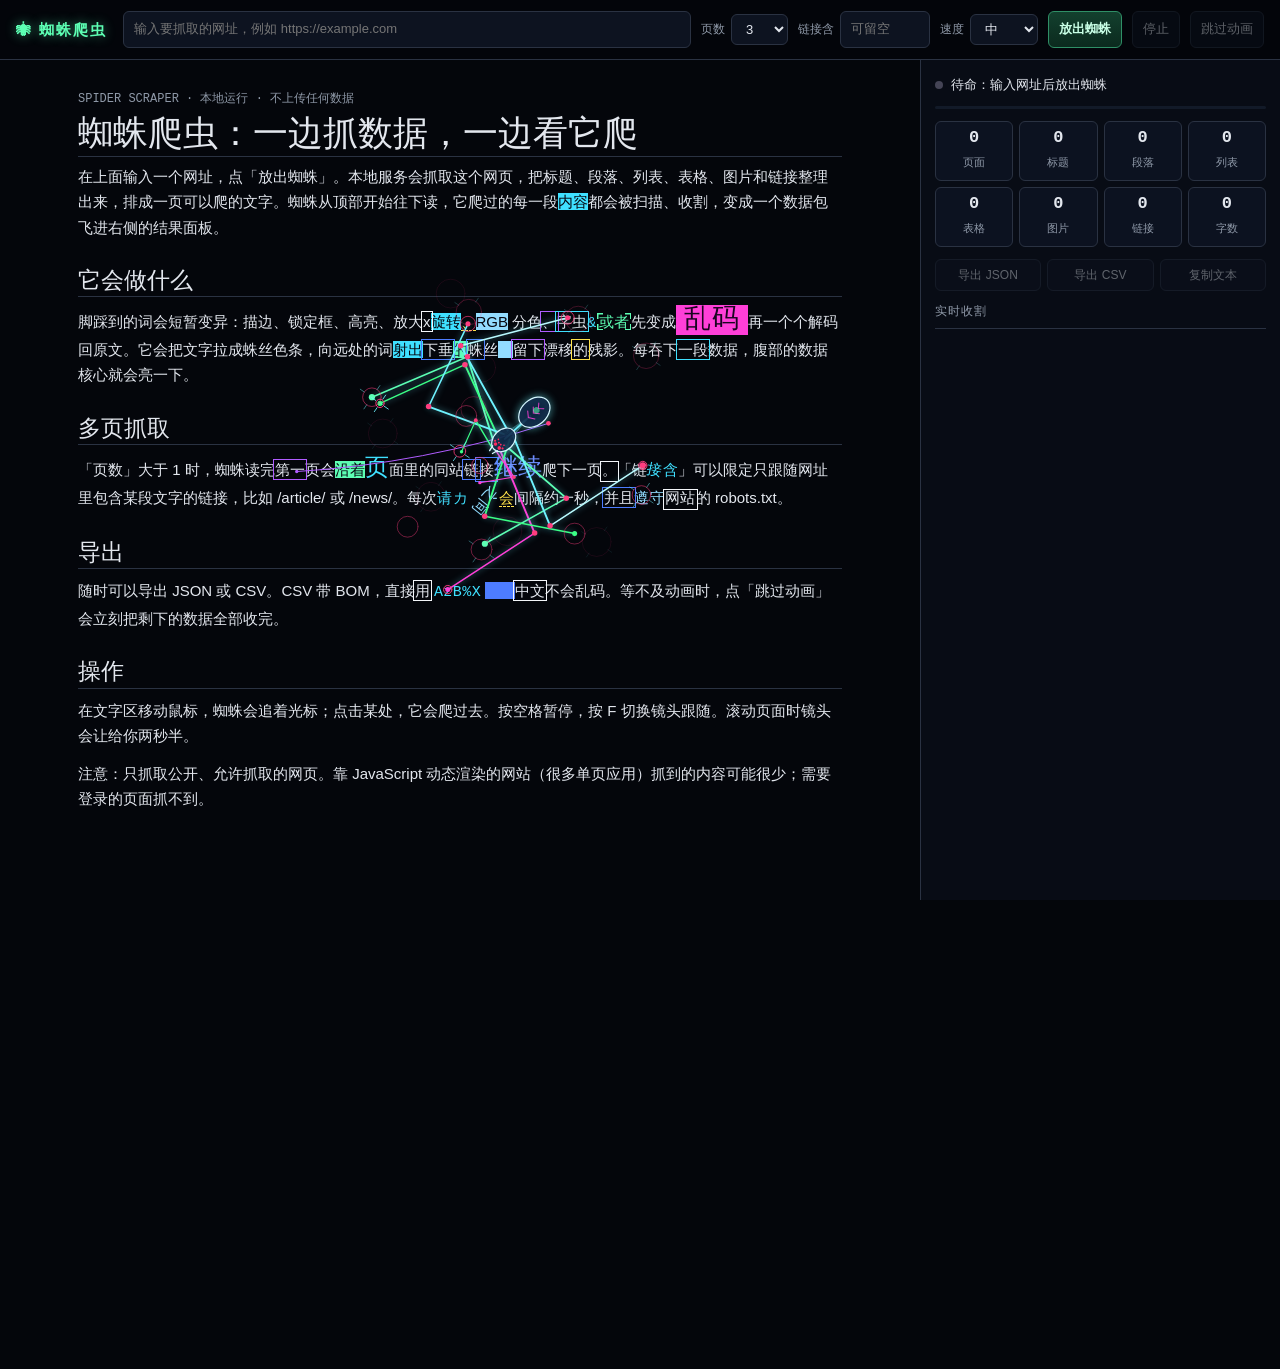
<file: spider-scraper/index.html>
<!doctype html>
<html lang="zh-CN">
<head>
  <meta charset="utf-8">
  <meta name="viewport" content="width=device-width, initial-scale=1">
  <title>蜘蛛爬虫</title>
  <link rel="stylesheet" href="style.css">
</head>
<body>
  <header id="bar">
    <div class="logo">🕷 蜘蛛爬虫</div>
    <form id="form" autocomplete="off">
      <input id="url" type="text" placeholder="输入要抓取的网址，例如 https://example.com" required>
      <div class="ctrls">
      <label title="最多抓取多少个页面（第一页之后会沿着页面里的链接继续爬）">页数
        <select id="pages">
          <option value="1">1</option><option value="3" selected>3</option><option value="5">5</option>
          <option value="10">10</option><option value="20">20</option>
        </select>
      </label>
      <label title="只跟随网址里包含这段文字的链接，留空则不限">链接含
        <input id="filter" type="text" placeholder="可留空">
      </label>
      <label title="蜘蛛爬行速度">速度
        <select id="speed">
          <option value="0.7">慢</option><option value="1" selected>中</option><option value="1.8">快</option><option value="3">极快</option>
        </select>
      </label>
      <button id="go" type="submit">放出蜘蛛</button>
      <button id="stop" type="button" disabled>停止</button>
      <button id="skip" type="button" disabled title="立刻收完所有数据，不等蜘蛛爬完">跳过动画</button>
      </div>
    </form>
  </header>

  <main id="content"></main>

  <aside id="panel">
    <div class="p-status"><span id="dot"></span><span id="status">待命：输入网址后放出蜘蛛</span></div>
    <div class="p-progress"><div id="prog"></div></div>
    <div class="stats" id="stats"></div>
    <div class="p-actions">
      <button id="exJson" disabled>导出 JSON</button>
      <button id="exCsv" disabled>导出 CSV</button>
      <button id="copy" disabled>复制文本</button>
    </div>
    <div class="feed-title">实时收割 <span id="feedNote"></span></div>
    <ol id="feed"></ol>
  </aside>

  <div id="fx"></div>
  <canvas id="legs"></canvas>
  <div id="toast"></div>

  <script src="spider.js"></script>
  <script src="app.js"></script>
</body>
</html>
</file>
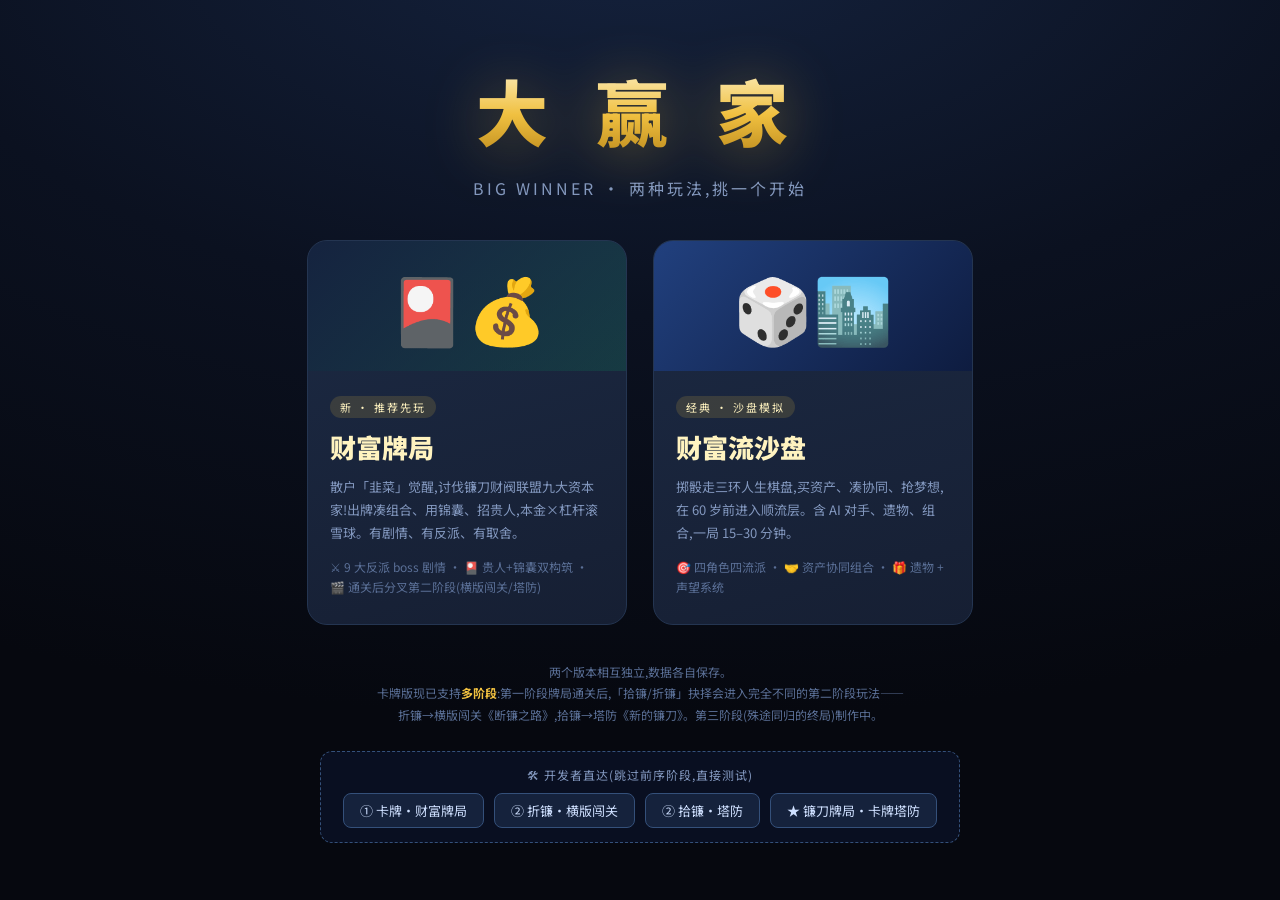
<file: 开始.html>
<!DOCTYPE html>
<html lang="zh-CN">
<head>
<meta charset="UTF-8">
<meta name="viewport" content="width=device-width, initial-scale=1.0">
<title>大赢家 · 选择版本</title>
<style>
@import url('https://fonts.googleapis.com/css2?family=Noto+Sans+SC:wght@500;700;900&display=swap');
*{box-sizing:border-box;margin:0;padding:0}
body{font-family:'Noto Sans SC',system-ui,sans-serif;min-height:100vh;display:flex;flex-direction:column;
  align-items:center;justify-content:center;padding:30px;color:#e8eefc;
  background:radial-gradient(120% 90% at 50% -10%,#15233f,#0b1120 50%,#06080f);}
.logo{font-size:72px;font-weight:900;letter-spacing:16px;text-align:center;
  background:linear-gradient(180deg,#fff7d8,#f0c040 55%,#b8861a);-webkit-background-clip:text;background-clip:text;color:transparent;
  filter:drop-shadow(0 6px 30px rgba(240,192,64,.4))}
.sub{color:#8398bf;letter-spacing:3px;margin:14px 0 40px;text-align:center}
.cards{display:flex;gap:26px;flex-wrap:wrap;justify-content:center}
.vcard{width:320px;border-radius:20px;overflow:hidden;cursor:pointer;text-decoration:none;color:inherit;
  background:linear-gradient(165deg,#1c2a44,#161f33);border:1.5px solid #243551;
  transition:transform .2s cubic-bezier(.2,.8,.3,1),box-shadow .2s,border-color .2s}
.vcard:hover{transform:translateY(-10px);border-color:#f0c040;box-shadow:0 22px 50px rgba(0,0,0,.5),0 0 30px rgba(240,192,64,.25)}
.vc-banner{height:130px;display:flex;align-items:center;justify-content:center;font-size:64px;position:relative;overflow:hidden}
.vc-banner.dice{background:linear-gradient(135deg,#21407e,#0e1c40)}
.vc-banner.card{background:linear-gradient(135deg,#15233f,#0a8f5a33)}
.vc-body{padding:22px 22px 26px}
.vc-tag{display:inline-block;font-size:11px;letter-spacing:2px;padding:3px 10px;border-radius:999px;
  background:rgba(240,192,64,.15);color:#fff3c0;margin-bottom:10px}
.vc-name{font-size:26px;font-weight:900;color:#fff3c0;margin-bottom:10px}
.vc-desc{font-size:13px;line-height:1.8;color:#8398bf}
.vc-feat{margin-top:12px;font-size:12px;color:#5a6f96;line-height:1.7}
.foot{margin-top:36px;color:#5a6f96;font-size:12px;text-align:center;line-height:1.8}
@media(max-width:560px){.logo{font-size:48px;letter-spacing:8px}}
</style>
</head>
<body>
  <div class="logo">大 赢 家</div>
  <div class="sub">BIG WINNER · 两种玩法,挑一个开始</div>
  <div class="cards">
    <a class="vcard" href="cardgame/index.html">
      <div class="vc-banner card">🎴💰</div>
      <div class="vc-body">
        <span class="vc-tag">新 · 推荐先玩</span>
        <div class="vc-name">财富牌局</div>
        <div class="vc-desc">散户「韭菜」觉醒,讨伐镰刀财阀联盟九大资本家!出牌凑组合、用锦囊、招贵人,本金×杠杆滚雪球。有剧情、有反派、有取舍。</div>
        <div class="vc-feat">⚔️ 9 大反派 boss 剧情 · 🎴 贵人+锦囊双构筑 · 🎬 通关后分叉第二阶段(横版闯关/塔防)</div>
      </div>
    </a>
    <a class="vcard" href="game_v2/index.html">
      <div class="vc-banner dice">🎲🏙️</div>
      <div class="vc-body">
        <span class="vc-tag">经典 · 沙盘模拟</span>
        <div class="vc-name">财富流沙盘</div>
        <div class="vc-desc">掷骰走三环人生棋盘,买资产、凑协同、抢梦想,在 60 岁前进入顺流层。含 AI 对手、遗物、组合,一局 15–30 分钟。</div>
        <div class="vc-feat">🎯 四角色四流派 · 🤝 资产协同组合 · 🎁 遗物 + 声望系统</div>
      </div>
    </a>
  </div>
  <div class="foot">两个版本相互独立,数据各自保存。<br>卡牌版现已支持<b style="color:#f0c040">多阶段</b>:第一阶段牌局通关后,「拾镰/折镰」抉择会进入完全不同的第二阶段玩法——<br>折镰→横版闯关《断镰之路》,拾镰→塔防《新的镰刀》。第三阶段(殊途同归的终局)制作中。</div>

  <div id="dev-panel">
    <div class="dev-title">🛠 开发者直达(跳过前序阶段,直接测试)</div>
    <div class="dev-links">
      <a href="cardgame/index.html">① 卡牌·财富牌局</a>
      <a href="stage2/index.html">② 折镰·横版闯关</a>
      <a href="stage2-td/index.html">② 拾镰·塔防</a>
      <a href="stage2-cardtd/index.html">★ 镰刀牌局·卡牌塔防</a>
    </div>
  </div>
</body>
</html>
<style>
#dev-panel{margin-top:26px;padding:14px 22px;border:1px dashed #34507a;border-radius:12px;
  background:rgba(16,28,61,.4);text-align:center;max-width:680px}
.dev-title{font-size:12px;color:#8398bf;letter-spacing:1px;margin-bottom:10px}
.dev-links{display:flex;gap:10px;justify-content:center;flex-wrap:wrap}
.dev-links a{font-size:13px;padding:7px 16px;border-radius:8px;text-decoration:none;
  color:#cfe0ff;background:rgba(52,80,122,.3);border:1px solid #34507a;transition:all .15s}
.dev-links a:hover{background:rgba(240,192,64,.18);border-color:#f0c040;color:#fff3c0}
</style>
</file>
<file: spider-scraper/style.css>
:root {
  --bg: #04060b;
  --fg: #e3e7ee;
  --dim: #8f99a8;
  --rule: #2a3242;
  --link: #7f9dff;
  --accent: #5dffb4;
  --panel: #080c15;
  --panel-w: 360px;
  --bar-h: 60px;
  --sans: -apple-system, "Segoe UI", "PingFang SC", "Microsoft YaHei", "Noto Sans CJK SC", Arial, sans-serif;
  --serif: Georgia, "Songti SC", "SimSun", "Noto Serif CJK SC", serif;
  --mono: "JetBrains Mono", Consolas, "Courier New", monospace;
}

* { box-sizing: border-box; }
html { scroll-behavior: auto; overflow-anchor: none; overflow-x: clip; }
body {
  margin: 0;
  background: var(--bg);
  color: var(--fg);
  font: 15px/1.7 var(--sans);
  overflow-x: hidden;
  padding-right: var(--panel-w);
}

/* ---------- 顶栏 ---------- */
#bar {
  position: fixed; left: 0; right: 0; top: 0; z-index: 30;
  min-height: var(--bar-h);
  display: flex; align-items: center; gap: 16px;
  padding: 10px 16px;
  background: rgba(4, 6, 11, .92);
  border-bottom: 1px solid var(--rule);
  backdrop-filter: blur(6px);
}
.logo { font-weight: 700; letter-spacing: 2px; white-space: nowrap; color: var(--accent); text-shadow: 0 0 12px rgba(93,255,180,.45); }
#form { display: flex; flex: 1; gap: 10px; align-items: center; flex-wrap: wrap; }
#form .ctrls { display: flex; gap: 10px; align-items: center; }
#form label { font-size: 12px; color: var(--dim); display: flex; align-items: center; gap: 6px; white-space: nowrap; }
input, select, button {
  font: inherit; font-size: 13px; color: var(--fg);
  background: #0d1320; border: 1px solid var(--rule); border-radius: 6px; padding: 6px 10px;
}
input:focus, select:focus { outline: 1px solid var(--accent); border-color: var(--accent); }
#url { flex: 1; min-width: 220px; }
#filter { width: 90px; }
button { cursor: pointer; transition: background .15s, border-color .15s; }
button:hover:not(:disabled) { border-color: var(--accent); }
button:disabled { opacity: .4; cursor: default; }
#go { background: linear-gradient(180deg, #13402e, #0b2a1e); border-color: #2f8f66; color: #c9ffe6; font-weight: 600; }

/* ---------- 内容区：蜘蛛在这里爬 ---------- */
#content {
  position: relative;
  max-width: 820px;
  margin: 0 auto;
  padding: calc(var(--bar-h) + 30px) 28px 55vh;
  min-height: 100vh;
}
.page { padding-bottom: 50px; }
.page + .page { border-top: 3px double var(--rule); padding-top: 34px; }
.pg-meta { font: 12px var(--mono); color: var(--dim); margin-bottom: 4px; word-break: break-all; }
.pg-meta b { color: var(--accent); font-weight: normal; }
.page h1 { font-family: var(--serif); font-weight: normal; font-size: 2em; line-height: 1.3; margin: .1em 0 .3em; border-bottom: 1px solid var(--rule); }
.page .desc { color: var(--dim); font-size: .92em; margin: 0 0 1.2em; }
.page h2, .page h3, .page h4 { font-family: var(--serif); font-weight: normal; margin: 1.1em 0 .4em; line-height: 1.4; }
.page h2 { font-size: 1.5em; border-bottom: 1px solid var(--rule); }
.page h3 { font-size: 1.22em; }
.page h4 { font-size: 1.05em; font-family: var(--sans); font-weight: 600; }
.page p { margin: .45em 0 .8em; }
.page .li { margin: .2em 0 .2em 1.4em; position: relative; }
.page .li::before { content: "•"; position: absolute; left: -1em; color: var(--dim); }
.page .quote { border-left: 3px solid var(--rule); padding-left: 1em; color: #c3cad6; }
.page .pre { font-family: var(--mono); font-size: .88em; background: #0b101b; padding: .6em .8em; border-radius: 6px; white-space: pre-wrap; }
.page figure { margin: .8em 0; }
.page figure img { display: block; height: 140px; max-width: 100%; object-fit: cover; border: 1px solid var(--rule); border-radius: 4px; background: #0b101b; }
.page figcaption { font-size: .85em; color: var(--dim); }
.page table { border-collapse: collapse; width: 100%; margin: 1em 0; font-size: .9em; }
.page td, .page th { border: 1px solid var(--rule); padding: .3em .6em; vertical-align: top; }
.page tr:first-child td { background: #0b101b; }
.page .more { color: var(--dim); font-size: .85em; font-style: italic; }
#content a.lnk { color: var(--link); text-decoration: none; }
#content a.lnk:hover .w { text-decoration: underline; }
.empty { color: var(--dim); }

.intro h1 { font-family: var(--serif); font-weight: normal; font-size: 2.3em; margin: 0 0 .2em; }
.intro kbd { font: 12px var(--mono); border: 1px solid var(--rule); border-radius: 4px; padding: 1px 6px; color: var(--accent); }

/* 收割状态：左侧细线 + 一次扫描光带 */
.blk { position: relative; transition: box-shadow .4s; }
.blk.got { box-shadow: -10px 0 0 -8px rgba(93, 255, 180, .45); }
.blk.scan::after {
  content: ""; position: absolute; inset: -2px -6px; pointer-events: none;
  background: linear-gradient(180deg, transparent 0%, rgba(93,255,180,.0) 35%, rgba(93,255,180,.28) 50%, rgba(93,255,180,0) 65%, transparent 100%);
  background-size: 100% 300%;
  animation: scan .9s ease-out forwards;
  mix-blend-mode: screen;
}
@keyframes scan { from { background-position: 0 100%; } to { background-position: 0 0%; } }

/* ---------- 文字变异（由蜘蛛施加） ---------- */
.xm { --c: #4d7cff; --t: #05060f; --s: 1.8em; --r: 0deg; }
.x-box    { outline: 1px solid var(--c); outline-offset: 1px; }
.x-box2   { outline: 1.5px solid var(--c); outline-offset: 3px; }
.x-corner {
  padding: 0 .15em;
  background:
    linear-gradient(var(--c), var(--c)) left top / 6px 1.5px no-repeat,
    linear-gradient(var(--c), var(--c)) left top / 1.5px 6px no-repeat,
    linear-gradient(var(--c), var(--c)) right top / 6px 1.5px no-repeat,
    linear-gradient(var(--c), var(--c)) right top / 1.5px 6px no-repeat,
    linear-gradient(var(--c), var(--c)) left bottom / 6px 1.5px no-repeat,
    linear-gradient(var(--c), var(--c)) left bottom / 1.5px 6px no-repeat,
    linear-gradient(var(--c), var(--c)) right bottom / 6px 1.5px no-repeat,
    linear-gradient(var(--c), var(--c)) right bottom / 1.5px 6px no-repeat;
  color: var(--c) !important;
}
.x-hl     { background: var(--c); color: var(--t) !important; }
.x-hl .w  { color: inherit; }
.x-ink    { color: var(--c) !important; }
.x-mono   { font-family: var(--mono); letter-spacing: .03em; }
.x-serif  { font-family: var(--serif); letter-spacing: .08em; }
.x-big    { font-size: var(--s); line-height: 1.05; }
.x-tiny   { font-size: .6em; opacity: .8; }
.x-wide   { letter-spacing: .4em; }
.x-up     { text-transform: uppercase; }
.x-rot    { display: inline-block; transform: rotate(var(--r)); }
.x-skew   { display: inline-block; transform: skewX(-18deg) scaleY(1.3); }
.x-wave   { text-decoration: underline wavy var(--c); text-underline-offset: 3px; }
.x-strike { text-decoration: line-through var(--c) 2px; }
.x-dash   { border-bottom: 1px dashed var(--c); }
.x-blink  { animation: x-blink .12s steps(2, jump-none) infinite; }
.x-rgb    { text-shadow: -2px 0 rgba(255, 40, 90, .9), 2px 0 rgba(40, 220, 255, .9); }
.x-glow   { color: #fff !important; text-shadow: 0 0 6px var(--c), 0 0 14px var(--c); }
.x-pad    { padding: 0 .3em; }
@keyframes x-blink { 0% { opacity: 1; } 100% { opacity: .15; } }

/* ---------- 特效层 ---------- */
#fx { position: absolute; left: 0; top: 0; width: 0; height: 0; pointer-events: none; z-index: 5; }
.ghost {
  position: absolute; white-space: nowrap; font-family: var(--mono); line-height: 1; pointer-events: none;
  animation: ghost 1.5s ease-out forwards;
}
@keyframes ghost {
  0% { opacity: 0; transform: translateX(0) scale(.92); }
  12% { opacity: var(--o, .8); }
  70% { opacity: calc(var(--o, .8) * .7); }
  100% { opacity: 0; transform: translateX(var(--dx, 40px)) scale(1.06); }
}
.silk {
  position: absolute; transform-origin: 0 50%; white-space: nowrap; overflow: hidden;
  font: 11px/16px var(--mono); padding-left: 4px; pointer-events: none;
}
#legs { position: fixed; left: 0; top: 0; pointer-events: none; z-index: 10; }

/* 飞向结果面板的数据包 */
.packet {
  position: fixed; left: 0; top: 0; z-index: 40; pointer-events: none;
  max-width: 230px; overflow: hidden; text-overflow: ellipsis; white-space: nowrap;
  font: 11px/1.6 var(--mono); padding: 1px 7px; border-radius: 3px;
  color: #04140b; background: var(--accent);
  box-shadow: 0 0 12px rgba(93, 255, 180, .7);
}

/* ---------- 结果面板 ---------- */
#panel {
  position: fixed; right: 0; top: var(--bar-h); bottom: 0; width: var(--panel-w); z-index: 20;
  display: flex; flex-direction: column;
  background: var(--panel); border-left: 1px solid var(--rule);
  padding: 14px 14px 0;
}
.p-status { display: flex; gap: 8px; align-items: center; font-size: 13px; min-height: 22px; }
#status { overflow: hidden; text-overflow: ellipsis; white-space: nowrap; }
#dot { width: 8px; height: 8px; border-radius: 50%; background: #445; flex: none; }
#dot.on { background: var(--accent); box-shadow: 0 0 8px var(--accent); animation: pulse 1s infinite; }
#dot.err { background: #ff3b5c; }
@keyframes pulse { 50% { opacity: .35; } }
.p-progress { height: 3px; background: #121a28; border-radius: 2px; margin: 10px 0 12px; overflow: hidden; }
#prog { height: 100%; width: 0; background: linear-gradient(90deg, #3fe0ff, var(--accent)); transition: width .3s; }
.stats { display: grid; grid-template-columns: repeat(4, 1fr); gap: 6px; }
.stat { background: #0c1220; border: 1px solid var(--rule); border-radius: 6px; padding: 6px 4px; text-align: center; }
.stat b { display: block; font: 600 17px/1.2 var(--mono); color: var(--fg); }
.stat span { font-size: 11px; color: var(--dim); }
.stat.bump b { color: var(--accent); text-shadow: 0 0 8px rgba(93,255,180,.6); }
.p-actions { display: flex; gap: 6px; margin: 12px 0 10px; }
.p-actions button { flex: 1; font-size: 12px; padding: 5px 4px; }
.feed-title { font-size: 12px; color: var(--dim); letter-spacing: 1px; padding-bottom: 6px; border-bottom: 1px solid var(--rule); }
#feedNote { float: right; letter-spacing: 0; }
#feed { list-style: none; margin: 0; padding: 4px 0 20px; overflow-y: auto; flex: 1; min-height: 0; }
#feed li { font-size: 12px; line-height: 1.5; padding: 6px 2px; border-bottom: 1px solid #111827; animation: feedIn .5s ease-out; }
#feed li .tag { display: inline-block; font: 10px/1.6 var(--mono); padding: 0 5px; border-radius: 3px; margin-right: 6px; color: #04060b; vertical-align: 1px; }
#feed li .txt { color: #c7cfdb; display: -webkit-box; -webkit-line-clamp: 2; -webkit-box-orient: vertical; overflow: hidden; }
#feed li .src { color: #566173; font: 10px var(--mono); }
@keyframes feedIn { from { background: rgba(93, 255, 180, .18); transform: translateX(8px); } to { background: transparent; transform: none; } }

#toast {
  position: fixed; left: 50%; bottom: 24px; transform: translateX(-50%) translateY(20px); z-index: 50;
  background: #1a0d14; border: 1px solid #ff3b5c; color: #ffd6de; padding: 8px 16px; border-radius: 8px;
  font-size: 13px; opacity: 0; transition: opacity .25s, transform .25s; pointer-events: none; max-width: 90vw;
}
#toast.show { opacity: 1; transform: translateX(-50%) translateY(0); }
#toast.ok { background: #0b1d15; border-color: var(--accent); color: #d5ffec; }

/* ---------- 窄屏：面板变成底部抽屉 ---------- */
@media (max-width: 960px) {
  :root { --panel-w: 0px; }
  body { padding-right: 0; padding-bottom: 38vh; }
  #bar { flex-direction: column; align-items: stretch; gap: 6px; padding: 8px 12px; }
  .logo { font-size: 13px; }
  #form { gap: 6px; }
  #url { min-width: 0; width: 100%; flex-basis: 100%; }
  #form .ctrls { gap: 6px; overflow-x: auto; scrollbar-width: none; width: 100%; padding-bottom: 2px; }
  #form .ctrls::-webkit-scrollbar { display: none; }
  #form .ctrls input, #form .ctrls select, #form .ctrls button { padding: 4px 7px; font-size: 12px; flex: none; }
  #filter { width: 70px; }
  #panel { top: auto; left: 0; width: auto; height: 38vh; border-left: 0; border-top: 1px solid var(--rule); }
  .stats { grid-template-columns: repeat(8, 1fr); }
  .stat b { font-size: 14px; }
  .stat span { font-size: 10px; }
  #content { padding-left: 16px; padding-right: 16px; }
}
</file>
